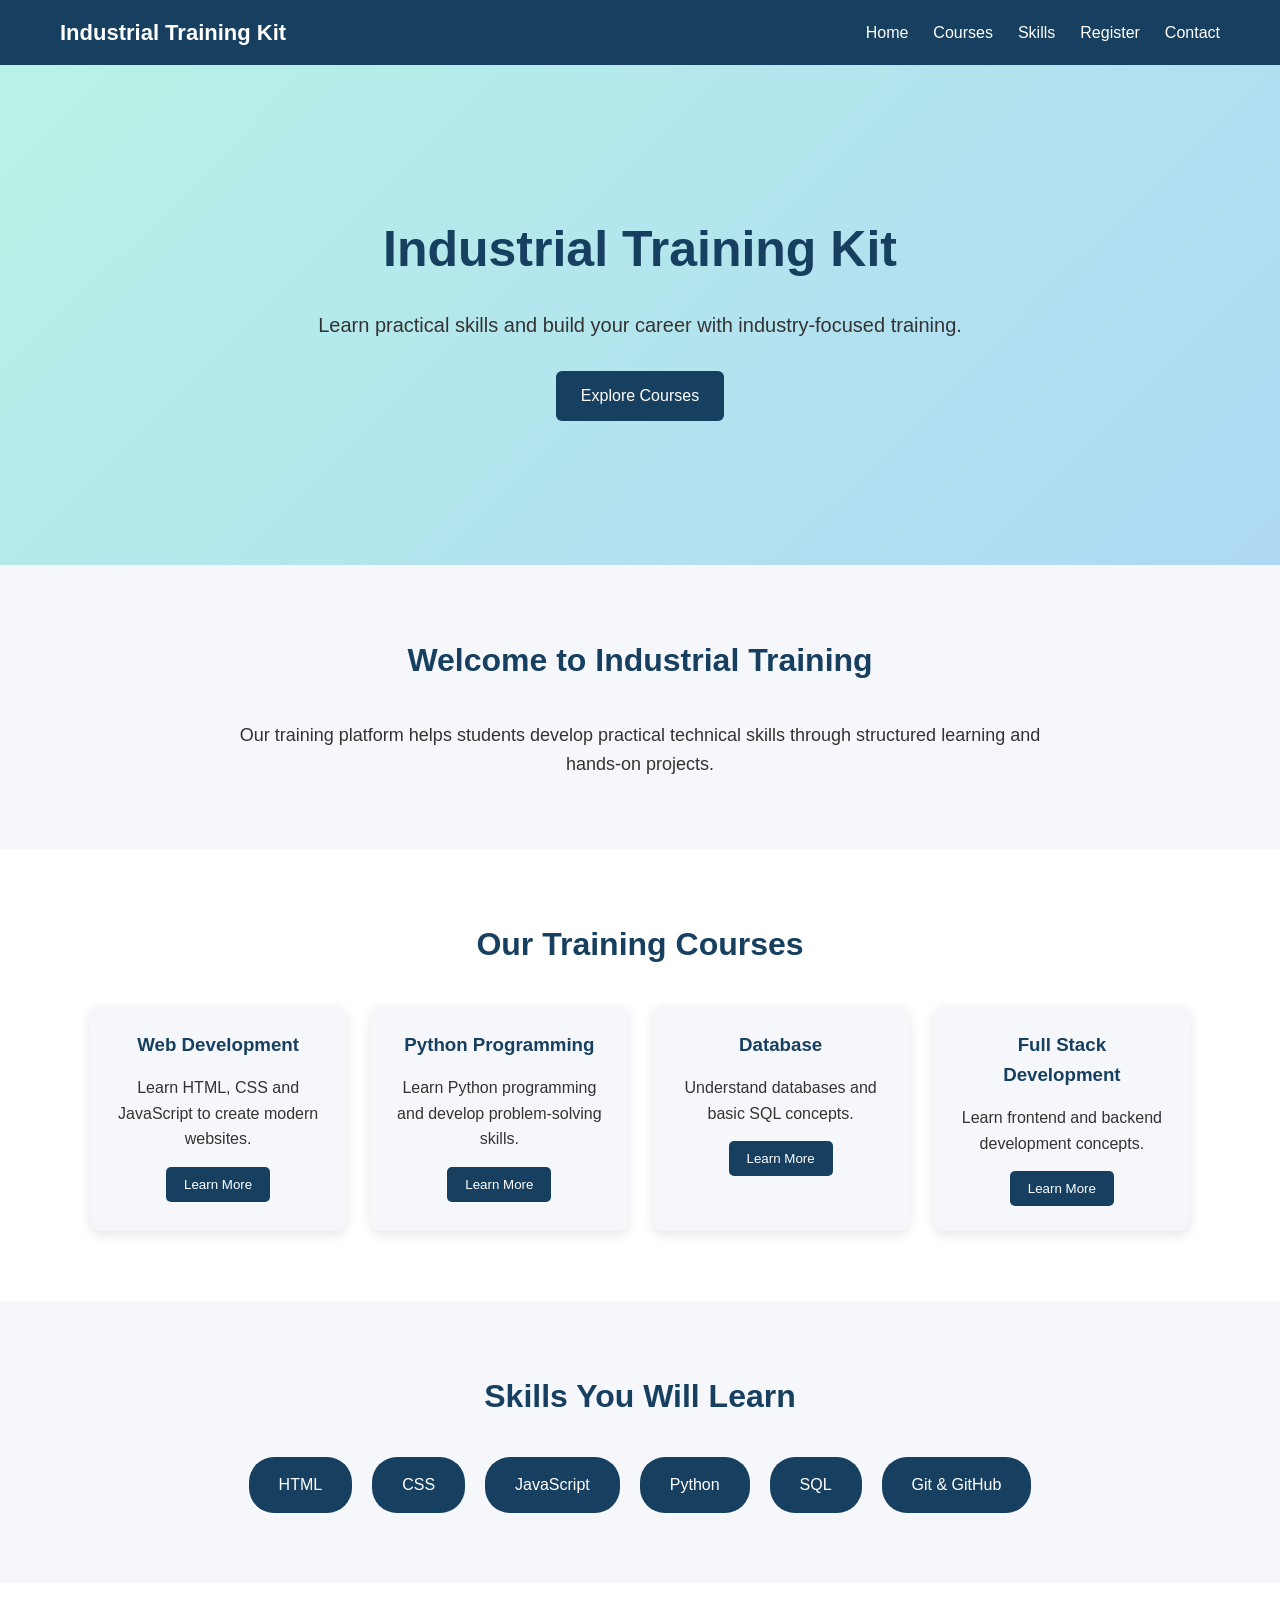
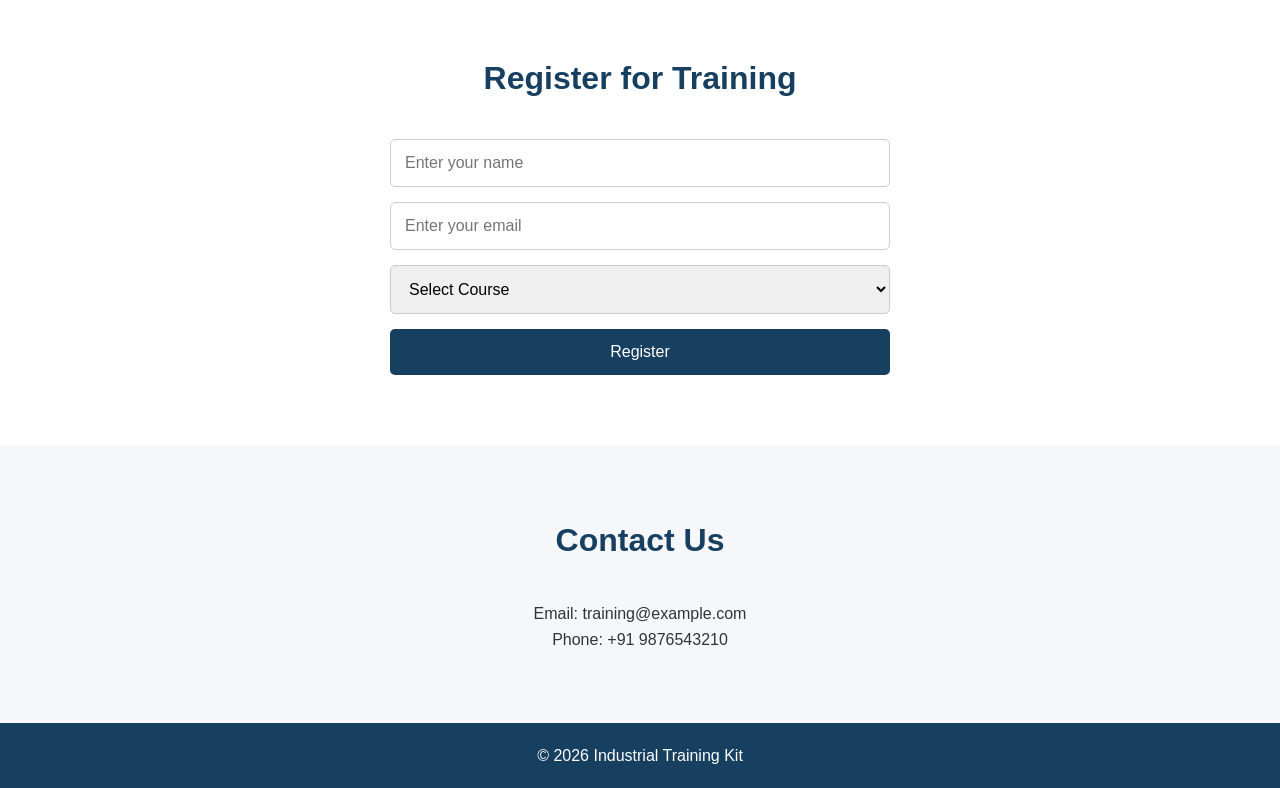
<file: index.html>
<!DOCTYPE html>
<html lang="en">

<head>
    <meta charset="UTF-8">
    <meta name="viewport" content="width=device-width, initial-scale=1.0">

    <title>Industrial Training Kit</title>

    <link rel="stylesheet" href="style.css">
</head>
<body>

    <!-- Navigation Bar -->
    <header>
        <nav class="navbar">

            <div class="logo">
                Industrial Training Kit
            </div>

            <button class="menu-btn" onclick="toggleMenu()">
                ☰
            </button>

            <ul class="nav-links" id="navLinks">
                <li><a href="#home">Home</a></li>
                <li><a href="#courses">Courses</a></li>
                <li><a href="#skills">Skills</a></li>
                <li><a href="#register">Register</a></li>
                <li><a href="#contact">Contact</a></li>
            </ul>

        </nav>
    </header>


    <!-- Hero Section -->
    <section class="hero" id="home">

        <div class="hero-content">

            <h1>Industrial Training Kit</h1>

            <p>
                Learn practical skills and build your career
                with industry-focused training.
            </p>

            <a href="#courses" class="btn">
                Explore Courses
            </a>

        </div>

    </section>


    <!-- About Section -->
    <section class="about">

        <h2>Welcome to Industrial Training</h2>

        <p>
            Our training platform helps students develop
            practical technical skills through structured
            learning and hands-on projects.
        </p>

    </section>


    <!-- Courses -->
    <section class="courses" id="courses">

        <h2>Our Training Courses</h2>

        <div class="course-container">

            <div class="course-card">
                <h3>Web Development</h3>
                <p>
                    Learn HTML, CSS and JavaScript
                    to create modern websites.
                </p>
                <button onclick="showMessage('Web Development')">
                    Learn More
                </button>
            </div>


            <div class="course-card">
                <h3>Python Programming</h3>
                <p>
                    Learn Python programming and
                    develop problem-solving skills.
                </p>
                <button onclick="showMessage('Python Programming')">
                    Learn More
                </button>
            </div>


            <div class="course-card">
                <h3>Database</h3>
                <p>
                    Understand databases and basic
                    SQL concepts.
                </p>
                <button onclick="showMessage('Database')">
                    Learn More
                </button>
            </div>


            <div class="course-card">
                <h3>Full Stack Development</h3>
                <p>
                    Learn frontend and backend
                    development concepts.
                </p>
                <button onclick="showMessage('Full Stack Development')">
                    Learn More
                </button>
            </div>

        </div>

    </section>


    <!-- Skills -->
    <section class="skills" id="skills">

        <h2>Skills You Will Learn</h2>

        <div class="skill-container">

            <div class="skill">HTML</div>
            <div class="skill">CSS</div>
            <div class="skill">JavaScript</div>
            <div class="skill">Python</div>
            <div class="skill">SQL</div>
            <div class="skill">Git & GitHub</div>

        </div>

    </section>


    <!-- Registration -->
    <section class="register" id="register">

        <h2>Register for Training</h2>

        <form onsubmit="registerUser(event)">

            <input
                type="text"
                id="name"
                placeholder="Enter your name"
                required
            >

            <input
                type="email"
                id="email"
                placeholder="Enter your email"
                required
            >

            <select id="course" required>

                <option value="">
                    Select Course
                </option>

                <option value="Web Development">
                    Web Development
                </option>

                <option value="Python">
                    Python Programming
                </option>

                <option value="Database">
                    Database
                </option>

                <option value="Full Stack">
                    Full Stack Development
                </option>

            </select>

            <button type="submit">
                Register
            </button>

        </form>

    </section>


    <!-- Contact -->
    <section class="contact" id="contact">

        <h2>Contact Us</h2>

        <p>Email: training@example.com</p>

        <p>Phone: +91 9876543210</p>

    </section>


    <!-- Footer -->
    <footer>

        <p>
            © 2026 Industrial Training Kit
        </p>

    </footer>


    <script src="script.js"></script>

</body>

</html>
</file>
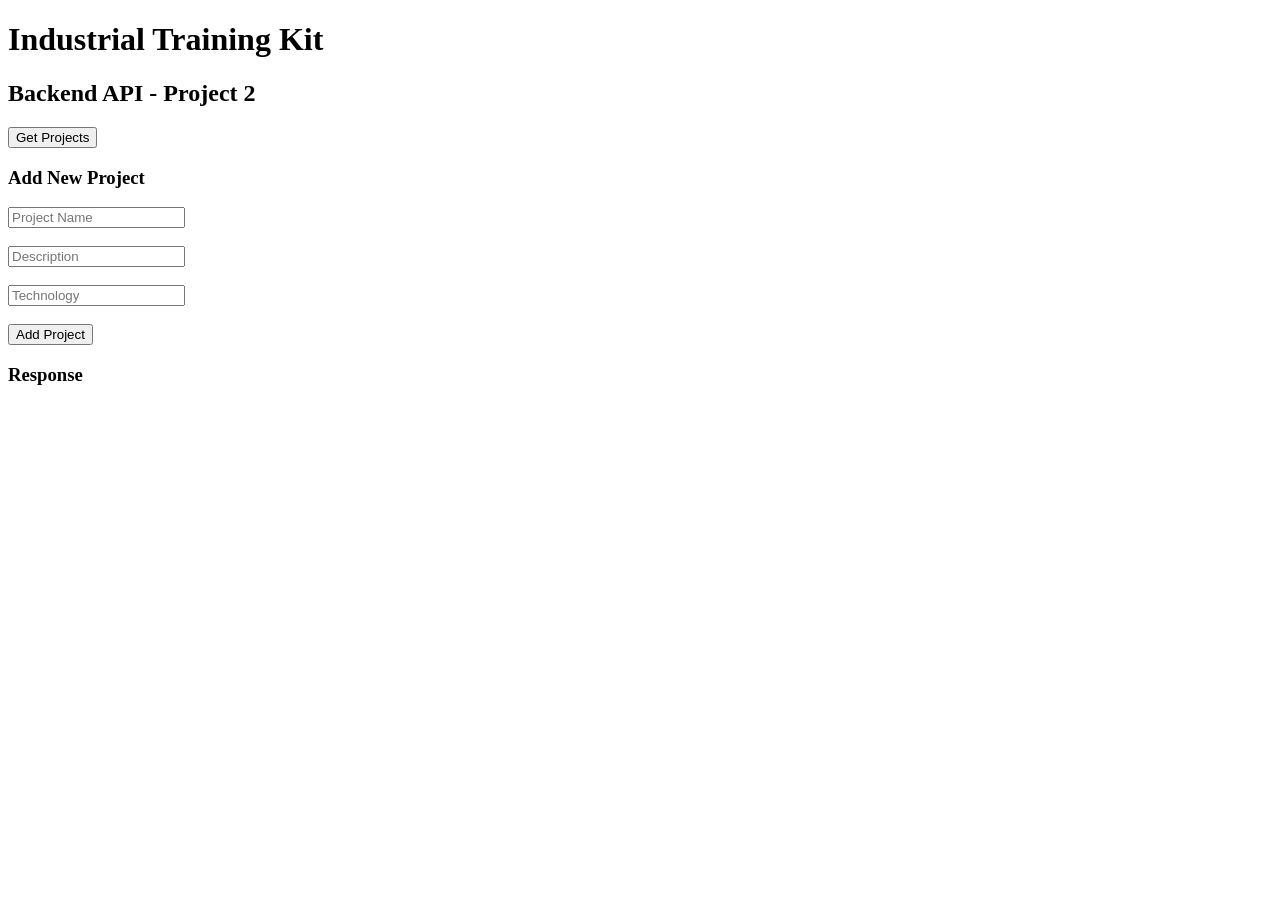
<file: Backend APl development/templates/index.html>
<!DOCTYPE html>
<html lang="en">
<head>
    <meta charset="UTF-8">
    <meta name="viewport" content="width=device-width, initial-scale=1.0">
    <title>Industrial Training Kit</title>
</head>

<body>

    <h1>Industrial Training Kit</h1>
    <h2>Backend API - Project 2</h2>

    <button onclick="getProjects()">Get Projects</button>

    <h3>Add New Project</h3>

    <form id="projectForm">

        <input type="text" id="name" placeholder="Project Name">
        <br><br>

        <input type="text" id="description" placeholder="Description">
        <br><br>

        <input type="text" id="technology" placeholder="Technology">
        <br><br>

        <button type="submit">Add Project</button>

    </form>

    <h3>Response</h3>

    <pre id="result"></pre>

    <script>

        async function getProjects() {

            const response = await fetch("/api/projects");

            const data = await response.json();

            document.getElementById("result").textContent =
                JSON.stringify(data, null, 4);
        }

        document
            .getElementById("projectForm")
            .addEventListener("submit", async function(event) {

                event.preventDefault();

                const project = {

                    name: document.getElementById("name").value,

                    description:
                        document.getElementById("description").value,

                    technology:
                        document.getElementById("technology").value
                };

                const response = await fetch(
                    "/api/projects",
                    {
                        method: "POST",

                        headers: {
                            "Content-Type": "application/json"
                        },

                        body: JSON.stringify(project)
                    }
                );

                const data = await response.json();

                document.getElementById("result").textContent =
                    JSON.stringify(data, null, 4);

            });

    </script>

</body>
</html>
</file>
<file: style.css>
* {
    margin: 0;
    padding: 0;
    box-sizing: border-box;
}

html {
    scroll-behavior: smooth;
}

body {
    font-family: Arial, sans-serif;
    line-height: 1.6;
    background: #f5f7fb;
    color: #333;
}


/* Navigation */

header {
    background: #173f5f;
    position: sticky;
    top: 0;
    z-index: 1000;
}

.navbar {
    max-width: 1200px;
    margin: auto;
    padding: 15px 20px;

    display: flex;
    align-items: center;
    justify-content: space-between;
}

.logo {
    color: white;
    font-size: 22px;
    font-weight: bold;
}

.nav-links {
    list-style: none;

    display: flex;
    gap: 25px;
}

.nav-links a {
    color: white;
    text-decoration: none;
}

.nav-links a:hover {
    color: #ffd166;
}

.menu-btn {
    display: none;

    background: none;
    border: none;

    color: white;
    font-size: 25px;

    cursor: pointer;
}


/* Hero */

.hero {
    min-height: 500px;

    display: flex;
    justify-content: center;
    align-items: center;

    text-align: center;

    padding: 40px 20px;

    background: linear-gradient(
        135deg,
        #b8f2e6,
        #aed8f5
    );
}

.hero-content {
    max-width: 700px;
}

.hero h1 {
    font-size: 50px;
    margin-bottom: 20px;
    color: #173f5f;
}

.hero p {
    font-size: 20px;
    margin-bottom: 30px;
}

.btn {
    display: inline-block;

    background: #173f5f;
    color: white;

    padding: 12px 25px;

    border-radius: 6px;

    text-decoration: none;
}

.btn:hover {
    background: #0d2d45;
}


/* Common sections */

section {
    padding: 70px 20px;
}

section h2 {
    text-align: center;
    margin-bottom: 35px;

    font-size: 32px;
    color: #173f5f;
}


/* About */

.about {
    max-width: 900px;
    margin: auto;
    text-align: center;
}

.about p {
    font-size: 18px;
}


/* Courses */

.courses {
    background: white;
}

.course-container {
    max-width: 1100px;
    margin: auto;

    display: grid;

    grid-template-columns:
        repeat(4, 1fr);

    gap: 25px;
}

.course-card {
    background: #f5f7fb;

    padding: 25px;

    border-radius: 10px;

    text-align: center;

    box-shadow: 0 4px 12px rgba(0,0,0,0.1);

    transition: 0.3s;
}

.course-card:hover {
    transform: translateY(-8px);
}

.course-card h3 {
    color: #173f5f;
    margin-bottom: 15px;
}

.course-card button {
    margin-top: 15px;

    padding: 10px 18px;

    border: none;

    background: #173f5f;
    color: white;

    border-radius: 5px;

    cursor: pointer;
}


/* Skills */

.skill-container {
    max-width: 900px;
    margin: auto;

    display: flex;

    flex-wrap: wrap;

    justify-content: center;

    gap: 20px;
}

.skill {
    padding: 15px 30px;

    background: #173f5f;

    color: white;

    border-radius: 25px;
}


/* Registration */

.register {
    background: white;
}

form {
    max-width: 500px;
    margin: auto;

    display: flex;
    flex-direction: column;

    gap: 15px;
}

input,
select {
    padding: 14px;

    border: 1px solid #ccc;

    border-radius: 5px;

    font-size: 16px;
}

form button {
    padding: 14px;

    border: none;

    background: #173f5f;

    color: white;

    border-radius: 5px;

    font-size: 16px;

    cursor: pointer;
}


/* Contact */

.contact {
    text-align: center;
}


/* Footer */

footer {
    background: #173f5f;

    color: white;

    text-align: center;

    padding: 20px;
}


/* Tablet */

@media (max-width: 900px) {

    .course-container {
        grid-template-columns:
            repeat(2, 1fr);
    }

}


/* Mobile */

@media (max-width: 600px) {

    .menu-btn {
        display: block;
    }

    .nav-links {
        display: none;

        position: absolute;

        top: 60px;
        left: 0;

        width: 100%;

        background: #173f5f;

        flex-direction: column;

        text-align: center;

        padding: 20px;
    }

    .nav-links.active {
        display: flex;
    }

    .hero h1 {
        font-size: 35px;
    }

    .hero p {
        font-size: 17px;
    }

    .course-container {
        grid-template-columns: 1fr;
    }

    section {
        padding: 50px 15px;
    }

}
</file>
